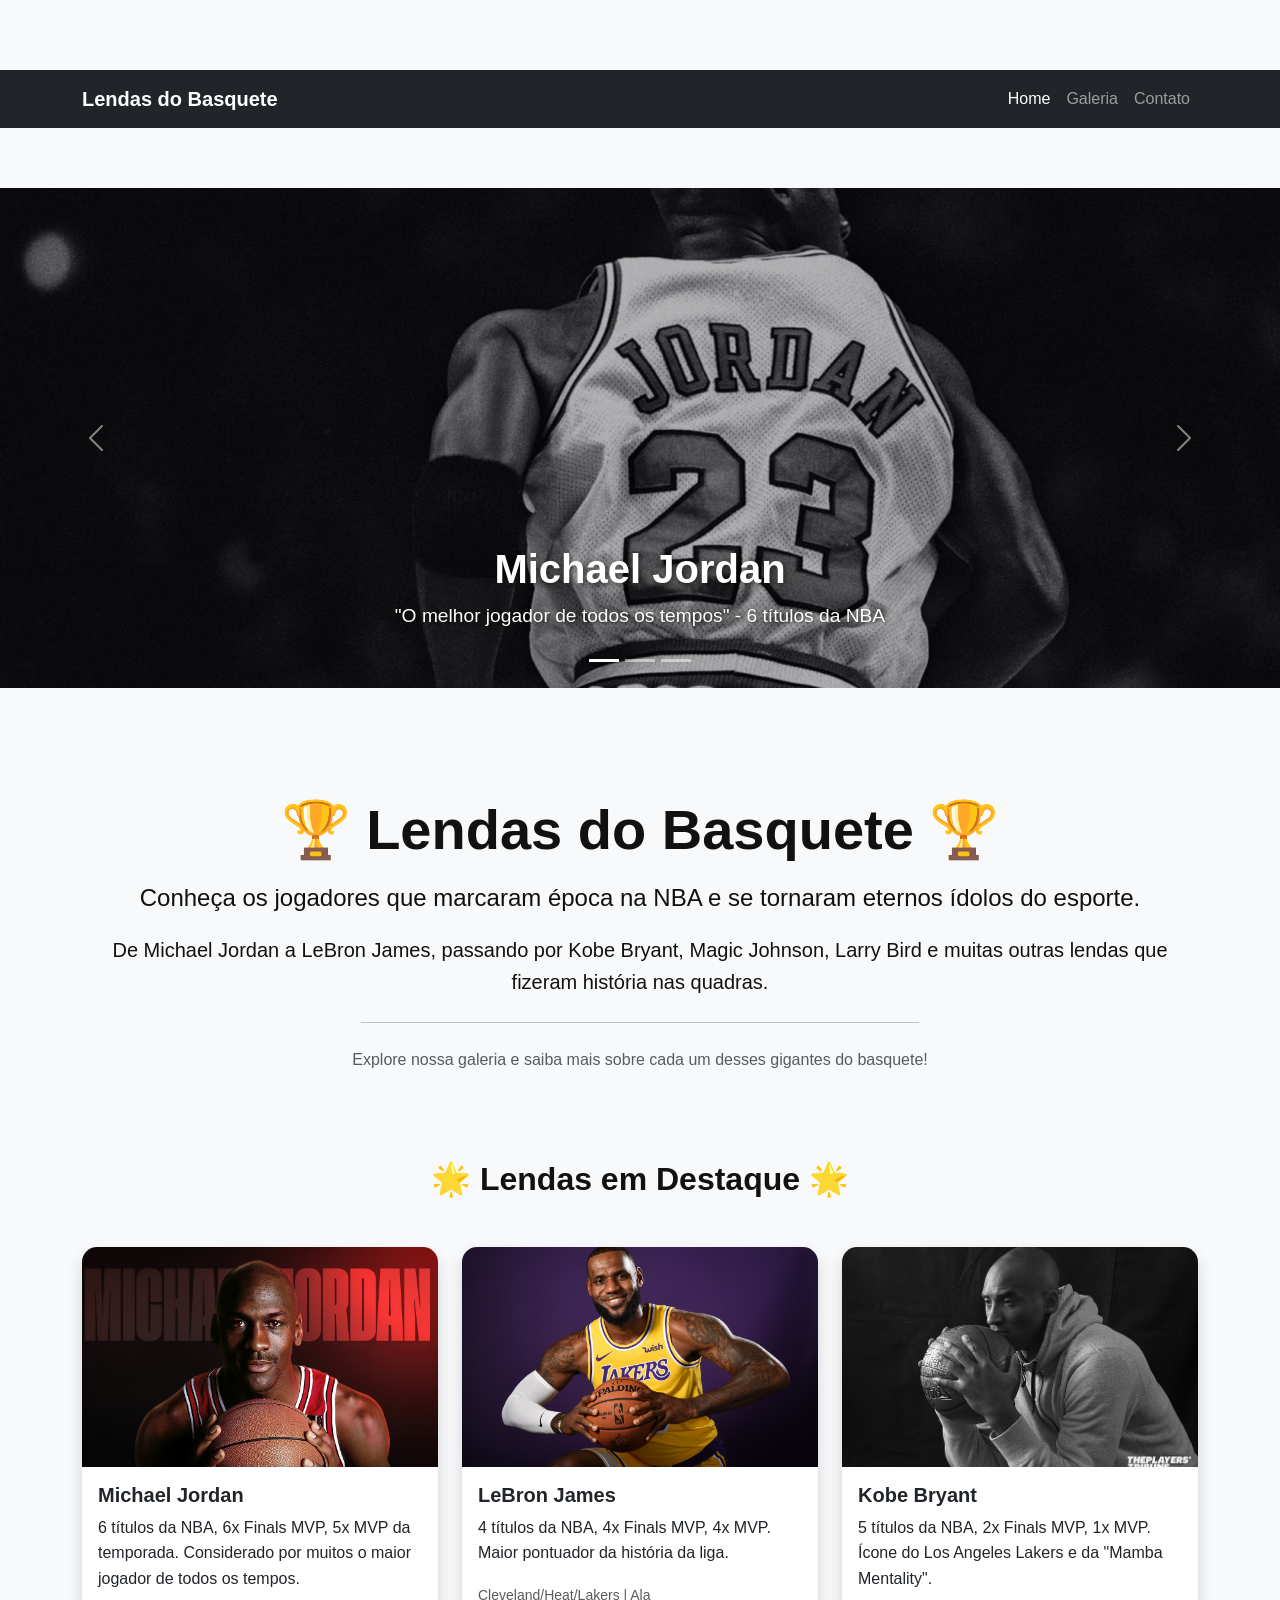
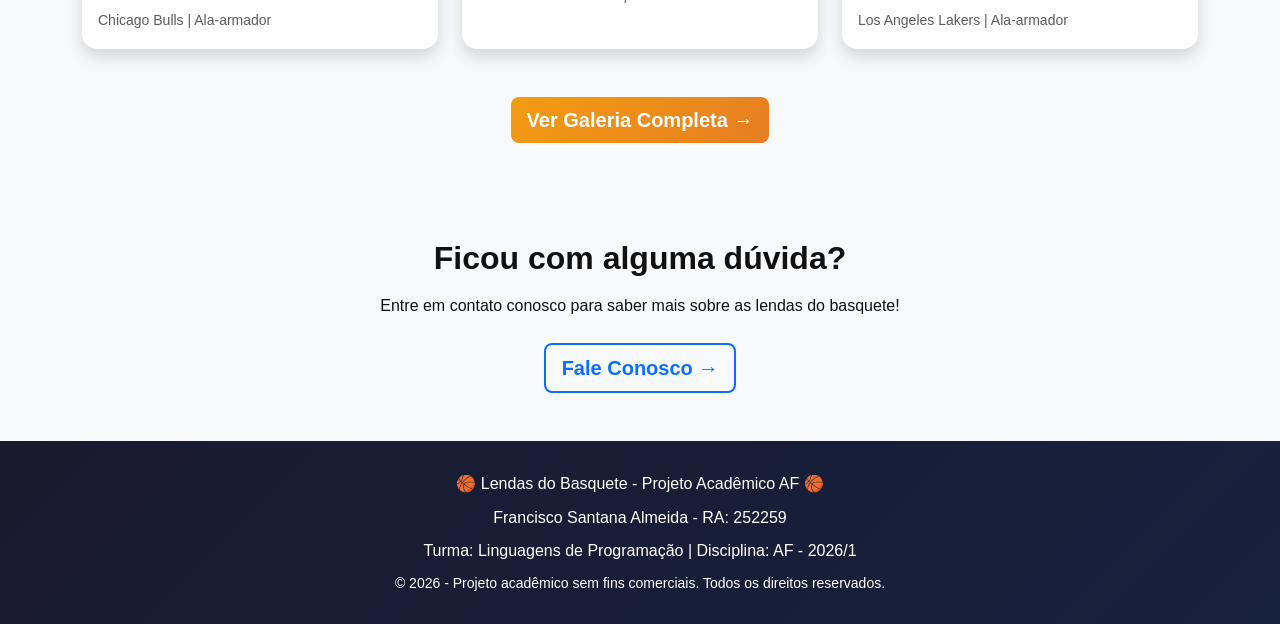
<file: projeto-af-BasqueteLendas/index.html>
<!--
AF - Avaliação Final - Linguagens de Programação
Tema do Projeto: Lendas do Basquete - Jogadores Lendários da NBA
Aluno: Francisco Santana Almeida - RA: 252259
Professor: Abimael de Oliveira
Data de entrega: 07/06
-->
<!DOCTYPE html>
<html lang="pt-br">
<head>
    <meta charset="UTF-8">
    <meta name="viewport" content="width=device-width, initial-scale=1.0">
    <title>Lendas do Basquete - Home</title>

    <!-- Bootstrap CSS -->
    <link href="https://cdn.jsdelivr.net/npm/bootstrap@5.3.3/dist/css/bootstrap.min.css" rel="stylesheet">

    <!-- CSS próprio -->
    <link rel="stylesheet" href="./css/style.css">
</head>
<body>

    <header>
        <nav class="navbar navbar-expand-lg bg-dark" data-bs-theme="dark">
            <div class="container">
                <a class="navbar-brand fw-bold" href="index.html">
                     Lendas do Basquete
                </a>
                <button class="navbar-toggler" type="button" data-bs-toggle="collapse" data-bs-target="#menuPrincipal">
                    <span class="navbar-toggler-icon"></span>
                </button>
                <div class="collapse navbar-collapse" id="menuPrincipal">
                    <ul class="navbar-nav ms-auto mb-2 mb-lg-0">
                        <li class="nav-item">
                            <a class="nav-link active" href="index.html">Home</a>
                        </li>
                        <li class="nav-item">
                            <a class="nav-link" href="galeria.html">Galeria</a>
                        </li>
                        <li class="nav-item">
                            <a class="nav-link" href="contato.html">Contato</a>
                        </li>
                    </ul>
                </div>
            </div>
        </nav>
    </header>

    <main>
        <!-- Seção do Carrossel -->
        <section class="hero">
            <div id="carrosselLendas" class="carousel slide" data-bs-ride="carousel">
                <div class="carousel-indicators">
                    <button type="button" data-bs-target="#carrosselLendas" data-bs-slide-to="0" class="active"></button>
                    <button type="button" data-bs-target="#carrosselLendas" data-bs-slide-to="1"></button>
                    <button type="button" data-bs-target="#carrosselLendas" data-bs-slide-to="2"></button>
                </div>
                <div class="carousel-inner">
                    <div class="carousel-item active">
                        <img src="./img/1722136.jpg" class="d-block w-100" alt="Michael Jordan - Lenda do Basquete">
                        <div class="carousel-caption d-none d-md-block">
                            <h2>Michael Jordan</h2>
                            <p>"O melhor jogador de todos os tempos" - 6 títulos da NBA</p>
                        </div>
                    </div>
                    <div class="carousel-item">
                        <img src="./img/wp7295259.jpg" class="d-block w-100" alt="LeBron James - O Rei da NBA">
                        <div class="carousel-caption d-none d-md-block">
                            <h2>LeBron James</h2>
                            <p>O Rei da NBA - Maior pontuador da história</p>
                        </div>
                    </div>
                    <div class="carousel-item">
                        <img src="./img/2011541.jpg" class="d-block w-100" alt="Kobe Bryant - Mamba Mentality">
                        <div class="carousel-caption d-none d-md-block">
                            <h2>Kobe Bryant</h2>
                            <p>Mamba Mentality - 5 títulos pelo Lakers</p>
                        </div>
                    </div>
                </div>
                <button class="carousel-control-prev" type="button" data-bs-target="#carrosselLendas" data-bs-slide="prev">
                    <span class="carousel-control-prev-icon"></span>
                </button>
                <button class="carousel-control-next" type="button" data-bs-target="#carrosselLendas" data-bs-slide="next">
                    <span class="carousel-control-next-icon"></span>
                </button>
            </div>
        </section>

        <!-- Seção de Apresentação -->
        <section class="apresentacao py-5">
            <div class="container text-center">
                <h1 class="display-4 fw-bold mb-3">🏆 Lendas do Basquete 🏆</h1>
                <p class="lead fs-4">Conheça os jogadores que marcaram época na NBA e se tornaram eternos ídolos do esporte.</p>
                <p class="fs-5">De Michael Jordan a LeBron James, passando por Kobe Bryant, Magic Johnson, Larry Bird e muitas outras lendas que fizeram história nas quadras.</p>
                <hr class="my-4 w-50 mx-auto">
                <p class="text-muted">Explore nossa galeria e saiba mais sobre cada um desses gigantes do basquete!</p>
            </div>
        </section>

        <!-- Seção de Destaques (Cards) -->
        <section class="destaques py-4 pb-5">
            <div class="container">
                <h2 class="text-center mb-5 fw-bold">🌟 Lendas em Destaque 🌟</h2>
                <div class="row g-4">
                    <!-- Card 1 - Michael Jordan -->
                    <div class="col-md-6 col-lg-4">
                        <div class="card h-100 shadow card-personalizado">
                            <img src="./img/michael-jordan-2560x1440-11713.jpg" class="card-img-top" alt="Michael Jordan - Chicago Bulls">
                            <div class="card-body">
                                <h3 class="card-title h5 fw-bold">Michael Jordan</h3>
                                <p class="card-text">6 títulos da NBA, 6x Finals MVP, 5x MVP da temporada. Considerado por muitos o maior jogador de todos os tempos.</p>
                                <p class="card-text"><small class="text-muted">Chicago Bulls | Ala-armador</small></p>
                            </div>
                        </div>
                    </div>
                    <!-- Card 2 - LeBron James -->
                    <div class="col-md-6 col-lg-4">
                        <div class="card h-100 shadow card-personalizado">
                            <img src="./img/lebron-james-american-basketball-player-nba-los-angeles-4928x3280-7605.jpg" class="card-img-top" alt="LeBron James - Cleveland/Lakers">
                            <div class="card-body">
                                <h3 class="card-title h5 fw-bold">LeBron James</h3>
                                <p class="card-text">4 títulos da NBA, 4x Finals MVP, 4x MVP. Maior pontuador da história da liga.</p>
                                <p class="card-text"><small class="text-muted">Cleveland/Heat/Lakers | Ala</small></p>
                            </div>
                        </div>
                    </div>
                    <!-- Card 3 - Kobe Bryant -->
                    <div class="col-md-6 col-lg-4">
                        <div class="card h-100 shadow card-personalizado">
                            <img src="./img/kobe-bryant-for-desktop-background-wallpaper-preview.jpg" class="card-img-top" alt="Kobe Bryant - Los Angeles Lakers">
                            <div class="card-body">
                                <h3 class="card-title h5 fw-bold">Kobe Bryant</h3>
                                <p class="card-text">5 títulos da NBA, 2x Finals MVP, 1x MVP. Ícone do Los Angeles Lakers e da "Mamba Mentality".</p>
                                <p class="card-text"><small class="text-muted">Los Angeles Lakers | Ala-armador</small></p>
                            </div>
                        </div>
                    </div>
                </div>
                <div class="text-center mt-5">
                    <a href="galeria.html" class="btn btn-warning btn-lg fw-bold">Ver Galeria Completa →</a>
                </div>
            </div>
        </section>

        <!-- Seção de chamada para contato -->
        <section class="chamada-contato bg-light py-5">
            <div class="container text-center">
                <h2 class="mb-3">Ficou com alguma dúvida?</h2>
                <p class="mb-4">Entre em contato conosco para saber mais sobre as lendas do basquete!</p>
                <a href="contato.html" class="btn btn-outline-primary btn-lg">Fale Conosco →</a>
            </div>
        </section>
    </main>

    <footer class="rodape">
        <div class="container text-center">
            <p class="mb-2">🏀 Lendas do Basquete - Projeto Acadêmico AF 🏀</p>
            <p class="mb-2">Francisco Santana Almeida - RA: 252259</p>
            <p class="mb-2">Turma: Linguagens de Programação | Disciplina: AF - 2026/1</p>
            <p class="mb-0 small">&copy; 2026 - Projeto acadêmico sem fins comerciais. Todos os direitos reservados.</p>
        </div>
    </footer>

    <!-- Bootstrap JS -->
    <script src="https://cdn.jsdelivr.net/npm/bootstrap@5.3.3/dist/js/bootstrap.bundle.min.js"></script>

    <!-- JS próprio -->
    <script src="./js/script.js"></script>
</body>
</html>
</file>
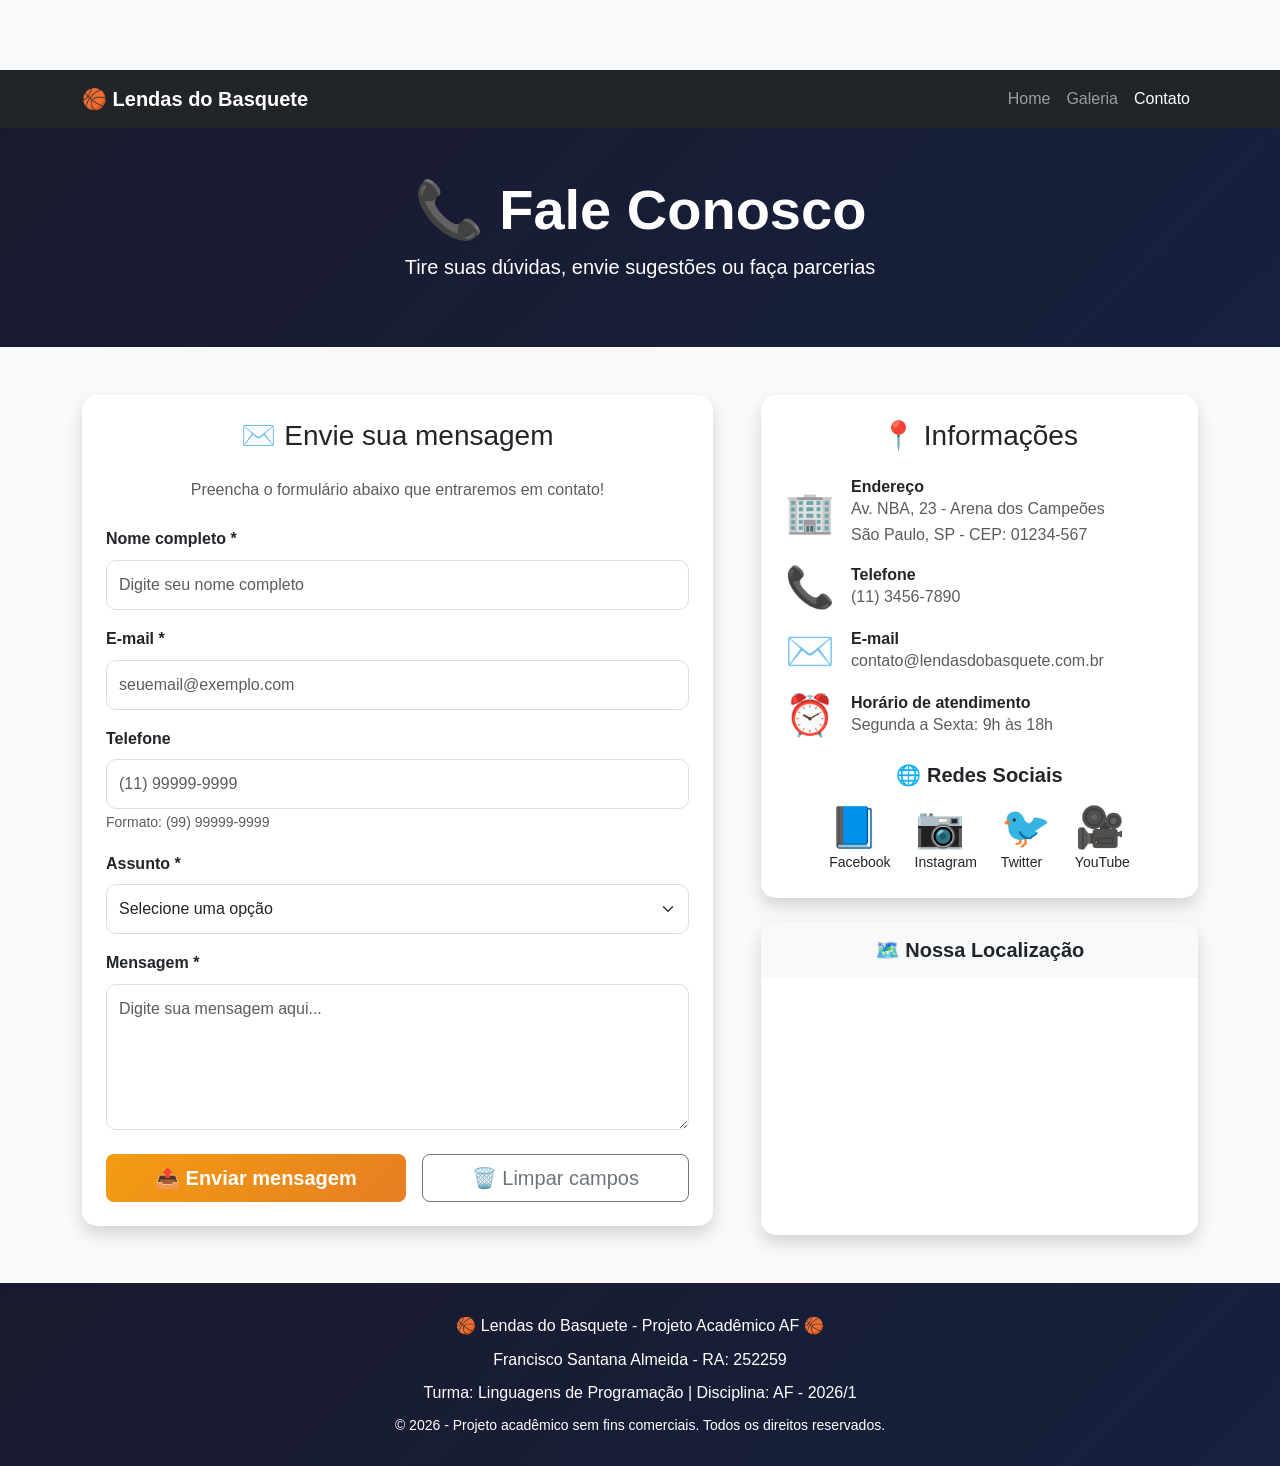
<file: projeto-af-BasqueteLendas/contato.html>
<!--
AF - Avaliação Final - Linguagens de Programação
Tema do Projeto: Lendas do Basquete - Jogadores Lendários da NBA
Aluno: Francisco Santana Almeida - RA: 252259
Professor: Abimael de Oliveira
Data de entrega: 07/06
-->
<!DOCTYPE html>
<html lang="pt-br">
<head>
    <meta charset="UTF-8">
    <meta name="viewport" content="width=device-width, initial-scale=1.0">
    <title>Lendas do Basquete - Contato</title>

    <!-- Bootstrap CSS -->
    <link href="https://cdn.jsdelivr.net/npm/bootstrap@5.3.3/dist/css/bootstrap.min.css" rel="stylesheet">

    <!-- CSS próprio -->
    <link rel="stylesheet" href="./css/style.css">
</head>
<body>

    <header>
        <nav class="navbar navbar-expand-lg bg-dark" data-bs-theme="dark">
            <div class="container">
                <a class="navbar-brand fw-bold" href="index.html">
                    🏀 Lendas do Basquete
                </a>
                <button class="navbar-toggler" type="button" data-bs-toggle="collapse" data-bs-target="#menuPrincipal">
                    <span class="navbar-toggler-icon"></span>
                </button>
                <div class="collapse navbar-collapse" id="menuPrincipal">
                    <ul class="navbar-nav ms-auto mb-2 mb-lg-0">
                        <li class="nav-item">
                            <a class="nav-link" href="index.html">Home</a>
                        </li>
                        <li class="nav-item">
                            <a class="nav-link" href="galeria.html">Galeria</a>
                        </li>
                        <li class="nav-item">
                            <a class="nav-link active" href="contato.html">Contato</a>
                        </li>
                    </ul>
                </div>
            </div>
        </nav>
    </header>

    <main>
        <!-- Título da página -->
        <section class="titulo-pagina py-5 bg-dark text-white text-center">
            <div class="container">
                <h1 class="display-4 fw-bold">📞 Fale Conosco </h1>
                <p class="lead">Tire suas dúvidas, envie sugestões ou faça parcerias</p>
            </div>
        </section>

        <!-- Área de contato (Formulário + Informações) -->
        <section class="contato py-5">
            <div class="container">
                <div class="row g-5">
                    <!-- Coluna do Formulário -->
                    <div class="col-lg-7">
                        <div class="card shadow border-0">
                            <div class="card-body p-4">
                                <h2 class="card-title h3 mb-4 text-center">✉️ Envie sua mensagem</h2>
                                <p class="text-muted text-center mb-4">Preencha o formulário abaixo que entraremos em contato!</p>
                                
                                <form id="formContato" class="form-contato" action="#" method="post">
                                    <!-- Campo Nome -->
                                    <div class="mb-3">
                                        <label for="nome" class="form-label fw-bold">Nome completo *</label>
                                        <input type="text" id="nome" name="nome" class="form-control" placeholder="Digite seu nome completo" required>
                                    </div>

                                    <!-- Campo E-mail -->
                                    <div class="mb-3">
                                        <label for="email" class="form-label fw-bold">E-mail *</label>
                                        <input type="email" id="email" name="email" class="form-control" placeholder="seuemail@exemplo.com" required>
                                    </div>

                                    <!-- Campo Telefone -->
                                    <div class="mb-3">
                                        <label for="telefone" class="form-label fw-bold">Telefone</label>
                                        <input type="tel" id="telefone" name="telefone" class="form-control" placeholder="(11) 99999-9999" pattern="\([0-9]{2}\) [0-9]{5}-[0-9]{4}">
                                        <small class="text-muted">Formato: (99) 99999-9999</small>
                                    </div>

                                    <!-- Campo Assunto (select) -->
                                    <div class="mb-3">
                                        <label for="assunto" class="form-label fw-bold">Assunto *</label>
                                        <select id="assunto" name="assunto" class="form-select" required>
                                            <option value="">Selecione uma opção</option>
                                            <option value="duvida">Dúvida sobre o site</option>
                                            <option value="sugestao">Sugestão de lenda</option>
                                            <option value="parceria">Parceria / Patrocínio</option>
                                            <option value="critica">Crítica / Elogio</option>
                                            <option value="outro">Outro assunto</option>
                                        </select>
                                    </div>

                                    <!-- Campo Mensagem -->
                                    <div class="mb-3">
                                        <label for="mensagem" class="form-label fw-bold">Mensagem *</label>
                                        <textarea id="mensagem" name="mensagem" class="form-control" rows="5" placeholder="Digite sua mensagem aqui..." required></textarea>
                                    </div>

                                    <!-- Botões -->
                                    <div class="d-flex gap-3 mt-4">
                                        <button type="submit" class="btn btn-warning btn-lg flex-grow-1 fw-bold">📤 Enviar mensagem</button>
                                        <button type="reset" class="btn btn-outline-secondary btn-lg flex-grow-1">🗑️ Limpar campos</button>
                                    </div>
                                </form>
                            </div>
                        </div>
                    </div>

                    <!-- Coluna das Informações de Contato -->
                    <div class="col-lg-5">
                        <!-- Informações de contato -->
                        <div class="card shadow border-0 mb-4">
                            <div class="card-body p-4">
                                <h2 class="card-title h3 mb-4 text-center">📍 Informações</h2>
                                
                                <div class="mb-4">
                                    <div class="d-flex align-items-center mb-3">
                                        <span class="display-6 me-3">🏢</span>
                                        <div>
                                            <h3 class="h6 fw-bold mb-0">Endereço</h3>
                                            <p class="mb-0 text-muted">Av. NBA, 23 - Arena dos Campeões<br>São Paulo, SP - CEP: 01234-567</p>
                                        </div>
                                    </div>
                                    
                                    <div class="d-flex align-items-center mb-3">
                                        <span class="display-6 me-3">📞</span>
                                        <div>
                                            <h3 class="h6 fw-bold mb-0">Telefone</h3>
                                            <p class="mb-0 text-muted">(11) 3456-7890</p>
                                        </div>
                                    </div>
                                    
                                    <div class="d-flex align-items-center mb-3">
                                        <span class="display-6 me-3">✉️</span>
                                        <div>
                                            <h3 class="h6 fw-bold mb-0">E-mail</h3>
                                            <p class="mb-0 text-muted">contato@lendasdobasquete.com.br</p>
                                        </div>
                                    </div>
                                    
                                    <div class="d-flex align-items-center">
                                        <span class="display-6 me-3">⏰</span>
                                        <div>
                                            <h3 class="h6 fw-bold mb-0">Horário de atendimento</h3>
                                            <p class="mb-0 text-muted">Segunda a Sexta: 9h às 18h</p>
                                        </div>
                                    </div>
                                </div>

                                <!-- Redes sociais fictícias -->
                                <h3 class="h5 fw-bold mb-3 text-center">🌐 Redes Sociais</h3>
                                <div class="d-flex justify-content-center gap-4">
                                    <a href="#" class="text-decoration-none text-dark">
                                        <span class="display-6">📘</span>
                                        <small class="d-block">Facebook</small>
                                    </a>
                                    <a href="#" class="text-decoration-none text-dark">
                                        <span class="display-6">📷</span>
                                        <small class="d-block">Instagram</small>
                                    </a>
                                    <a href="#" class="text-decoration-none text-dark">
                                        <span class="display-6">🐦</span>
                                        <small class="d-block">Twitter</small>
                                    </a>
                                    <a href="#" class="text-decoration-none text-dark">
                                        <span class="display-6">🎥</span>
                                        <small class="d-block">YouTube</small>
                                    </a>
                                </div>
                            </div>
                        </div>

                        <!-- Mapa incorporado (iframe) -->
                        <div class="card shadow border-0">
                            <div class="card-body p-0">
                                <h3 class="h5 fw-bold p-3 mb-0 bg-light text-center">🗺️ Nossa Localização</h3>
                                <iframe 
                                    src="https://www.google.com/maps/embed?pb=!1m18!1m12!1m3!1d3657.091562578777!2d-46.65541102452177!3d-23.56131296159859!2m3!1f0!2f0!3f0!3m2!1i1024!2i768!4f13.1!3m3!1m2!1s0x94ce59c8da0aa315%3A0xd59f9431f2c9776a!2sAv.%20Paulista%2C%20S%C3%A3o%20Paulo%20-%20SP!5e0!3m2!1spt-BR!2sbr!4v1700000000000!5m2!1spt-BR!2sbr" 
                                    width="100%" 
                                    height="250" 
                                    style="border:0; border-radius: 0 0 10px 10px;" 
                                    allowfullscreen="" 
                                    loading="lazy"
                                    title="Mapa de localização da NBA Store">
                                </iframe>
                            </div>
                        </div>
                    </div>
                </div>
            </div>
        </section>
    </main>

    <footer class="rodape">
        <div class="container text-center">
            <p class="mb-2">🏀 Lendas do Basquete - Projeto Acadêmico AF 🏀</p>
            <p class="mb-2">Francisco Santana Almeida - RA: 252259</p>
            <p class="mb-2">Turma: Linguagens de Programação | Disciplina: AF - 2026/1</p>
            <p class="mb-0 small">&copy; 2026 - Projeto acadêmico sem fins comerciais. Todos os direitos reservados.</p>
        </div>
    </footer>

    <!-- Botão Voltar ao Topo -->
    <button id="btnTopo" class="btn-topo" title="Voltar ao topo">↑</button>

    <!-- Bootstrap JS -->
    <script src="https://cdn.jsdelivr.net/npm/bootstrap@5.3.3/dist/js/bootstrap.bundle.min.js"></script>

    <!-- JS próprio -->
    <script src="./js/script.js"></script>
</body>
</html>
</file>
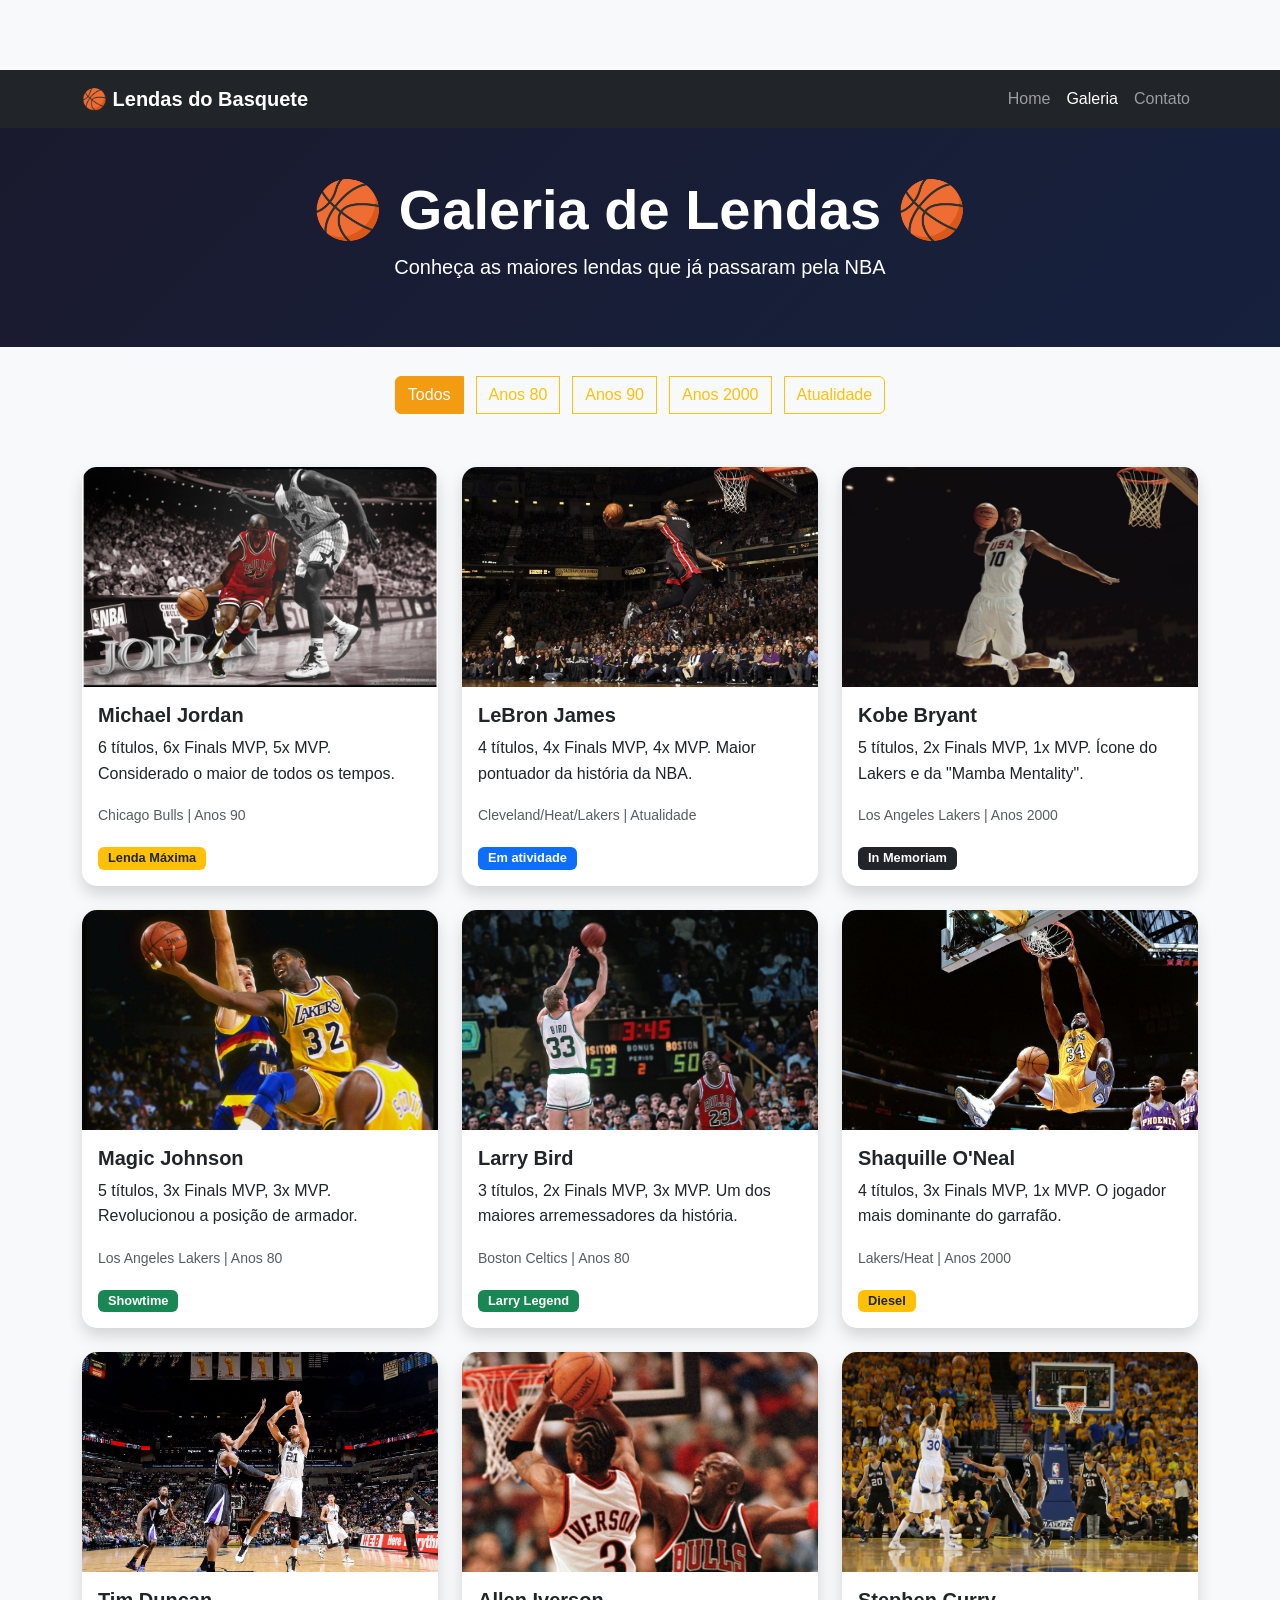
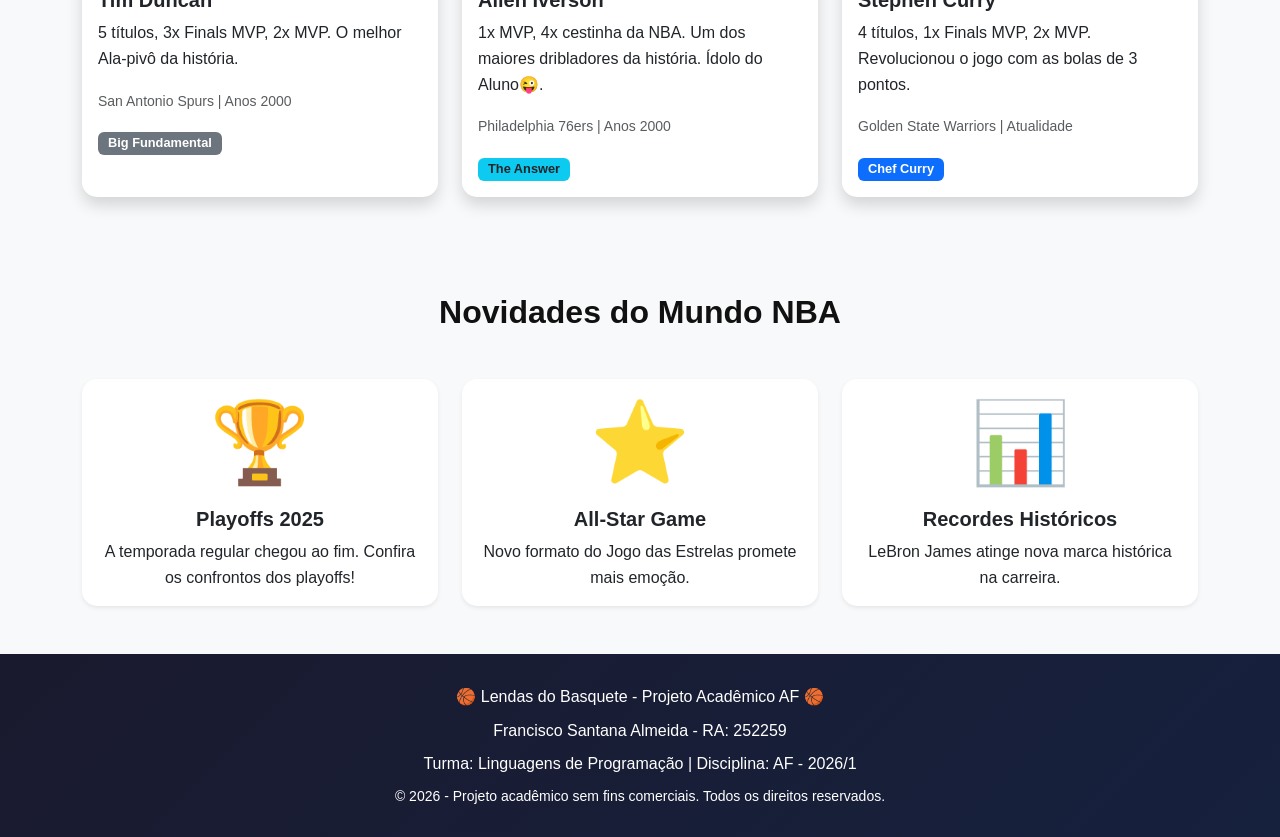
<file: projeto-af-BasqueteLendas/galeria.html>
<!--
AF - Avaliação Final - Linguagens de Programação
Tema do Projeto: Lendas do Basquete - Jogadores Lendários da NBA
Aluno: Francisco Santana Almeida - RA: 252259
Professor: Abimael de Oliveira
Data de entrega: 07/06
-->
<!DOCTYPE html>
<html lang="pt-br">
<head>
    <meta charset="UTF-8">
    <meta name="viewport" content="width=device-width, initial-scale=1.0">
    <title>Lendas do Basquete - Galeria</title>

    <!-- Bootstrap CSS -->
    <link href="https://cdn.jsdelivr.net/npm/bootstrap@5.3.3/dist/css/bootstrap.min.css" rel="stylesheet">

    <!-- CSS próprio -->
    <link rel="stylesheet" href="./css/style.css">
</head>
<body>

    <header>
        <nav class="navbar navbar-expand-lg bg-dark" data-bs-theme="dark">
            <div class="container">
                <a class="navbar-brand fw-bold" href="index.html">
                    🏀 Lendas do Basquete
                </a>
                <button class="navbar-toggler" type="button" data-bs-toggle="collapse" data-bs-target="#menuPrincipal">
                    <span class="navbar-toggler-icon"></span>
                </button>
                <div class="collapse navbar-collapse" id="menuPrincipal">
                    <ul class="navbar-nav ms-auto mb-2 mb-lg-0">
                        <li class="nav-item">
                            <a class="nav-link" href="index.html">Home</a>
                        </li>
                        <li class="nav-item">
                            <a class="nav-link active" href="galeria.html">Galeria</a>
                        </li>
                        <li class="nav-item">
                            <a class="nav-link" href="contato.html">Contato</a>
                        </li>
                    </ul>
                </div>
            </div>
        </nav>
    </header>

    <main>
        <!-- Título da página -->
        <section class="titulo-pagina py-5 bg-dark text-white text-center">
            <div class="container">
                <h1 class="display-4 fw-bold">🏀 Galeria de Lendas 🏀</h1>
                <p class="lead">Conheça as maiores lendas que já passaram pela NBA</p>
            </div>
        </section>

        <!-- Filtros / Categorias visuais -->
        <section class="filtros py-4">
            <div class="container">
                <div class="row justify-content-center">
                    <div class="col-12 text-center">
                        <div class="btn-group flex-wrap gap-2 justify-content-center" role="group">
                            <button class="btn btn-outline-warning btn-filtro active" data-filtro="todos">Todos</button>
                            <button class="btn btn-outline-warning btn-filtro" data-filtro="anos80">Anos 80</button>
                            <button class="btn btn-outline-warning btn-filtro" data-filtro="anos90">Anos 90</button>
                            <button class="btn btn-outline-warning btn-filtro" data-filtro="anos2000">Anos 2000</button>
                            <button class="btn btn-outline-warning btn-filtro" data-filtro="atual">Atualidade</button>
                        </div>
                    </div>
                </div>
            </div>
        </section>

        <!-- Galeria de Cards -->
        <section class="galeria py-4 pb-5">
            <div class="container">
                <div class="row g-4" id="containerCards">
                    <!-- Card 1 - Michael Jordan (Anos 90) -->
                    <article class="col-md-6 col-lg-4 card-item" data-categoria="anos90">
                        <div class="card h-100 shadow card-galeria">
                            <img src="./img/3019657.jpg" class="card-img-top" alt="Michael Jordan - Chicago Bulls">
                            <div class="card-body">
                                <h2 class="card-title h5 fw-bold">Michael Jordan</h2>
                                <p class="card-text">6 títulos, 6x Finals MVP, 5x MVP. Considerado o maior de todos os tempos.</p>
                                <p class="card-text"><small class="text-muted">Chicago Bulls | Anos 90</small></p>
                                <span class="badge bg-warning text-dark">Lenda Máxima</span>
                            </div>
                        </div>
                    </article>

                    <!-- Card 2 - LeBron James (Atual) -->
                    <article class="col-md-6 col-lg-4 card-item" data-categoria="atual">
                        <div class="card h-100 shadow card-galeria">
                            <img src="./img/lebron-james-nba-miami-heat-jersey-6-basketball-slam-dunk-xpqpb1pb8ztn7xxw.jpg" class="card-img-top" alt="LeBron James - Los Angeles Lakers">
                            <div class="card-body">
                                <h2 class="card-title h5 fw-bold">LeBron James</h2>
                                <p class="card-text">4 títulos, 4x Finals MVP, 4x MVP. Maior pontuador da história da NBA.</p>
                                <p class="card-text"><small class="text-muted">Cleveland/Heat/Lakers | Atualidade</small></p>
                                <span class="badge bg-primary">Em atividade</span>
                            </div>
                        </div>
                    </article>

                    <!-- Card 3 - Kobe Bryant (Anos 2000) -->
                    <article class="col-md-6 col-lg-4 card-item" data-categoria="anos2000">
                        <div class="card h-100 shadow card-galeria">
                            <img src="./img/kobe-bryant-4k-dnz6nzootzly9sgn.jpg" class="card-img-top" alt="Kobe Bryant - Los Angeles Lakers">
                            <div class="card-body">
                                <h2 class="card-title h5 fw-bold">Kobe Bryant</h2>
                                <p class="card-text">5 títulos, 2x Finals MVP, 1x MVP. Ícone do Lakers e da "Mamba Mentality".</p>
                                <p class="card-text"><small class="text-muted">Los Angeles Lakers | Anos 2000</small></p>
                                <span class="badge bg-dark">In Memoriam</span>
                            </div>
                        </div>
                    </article>

                    <!-- Card 4 - Magic Johnson (Anos 80) -->
                    <article class="col-md-6 col-lg-4 card-item" data-categoria="anos80">
                        <div class="card h-100 shadow card-galeria">
                            <img src="./img/1428699.jpg" class="card-img-top" alt="Magic Johnson - Los Angeles Lakers">
                            <div class="card-body">
                                <h2 class="card-title h5 fw-bold">Magic Johnson</h2>
                                <p class="card-text">5 títulos, 3x Finals MVP, 3x MVP. Revolucionou a posição de armador.</p>
                                <p class="card-text"><small class="text-muted">Los Angeles Lakers | Anos 80</small></p>
                                <span class="badge bg-success">Showtime</span>
                            </div>
                        </div>
                    </article>

                    <!-- Card 5 - Larry Bird (Anos 80) -->
                    <article class="col-md-6 col-lg-4 card-item" data-categoria="anos80">
                        <div class="card h-100 shadow card-galeria">
                            <img src="./img/897280-1920x1080-desktop-full-hd-larry-bird-background-image.jpg" class="card-img-top" alt="Larry Bird - Boston Celtics">
                            <div class="card-body">
                                <h2 class="card-title h5 fw-bold">Larry Bird</h2>
                                <p class="card-text">3 títulos, 2x Finals MVP, 3x MVP. Um dos maiores arremessadores da história.</p>
                                <p class="card-text"><small class="text-muted">Boston Celtics | Anos 80</small></p>
                                <span class="badge bg-success">Larry Legend</span>
                            </div>
                        </div>
                    </article>

                    <!-- Card 6 - Shaquille O'Neal (Anos 2000) -->
                    <article class="col-md-6 col-lg-4 card-item" data-categoria="anos2000">
                        <div class="card h-100 shadow card-galeria">
                            <img src="./img/1350884.jpg" class="card-img-top" alt="Shaquille O'Neal - Los Angeles Lakers">
                            <div class="card-body">
                                <h2 class="card-title h5 fw-bold">Shaquille O'Neal</h2>
                                <p class="card-text">4 títulos, 3x Finals MVP, 1x MVP. O jogador mais dominante do garrafão.</p>
                                <p class="card-text"><small class="text-muted">Lakers/Heat | Anos 2000</small></p>
                                <span class="badge bg-warning text-dark">Diesel</span>
                            </div>
                        </div>
                    </article>

                    <!-- Card 7 - Tim Duncan (Anos 2000) -->
                    <article class="col-md-6 col-lg-4 card-item" data-categoria="anos2000">
                        <div class="card h-100 shadow card-galeria">
                            <img src="./img/CnGgFmzUMAAr79p.jpg" class="card-img-top" alt="Tim Duncan - San Antonio Spurs">
                            <div class="card-body">
                                <h2 class="card-title h5 fw-bold">Tim Duncan</h2>
                                <p class="card-text">5 títulos, 3x Finals MVP, 2x MVP. O melhor Ala-pivô da história.</p>
                                <p class="card-text"><small class="text-muted">San Antonio Spurs | Anos 2000</small></p>
                                <span class="badge bg-secondary">Big Fundamental</span>
                            </div>
                        </div>
                    </article>

                    <!-- Card 8 - Allen Iverson (Anos 2000) -->
                    <article class="col-md-6 col-lg-4 card-item" data-categoria="anos2000">
                        <div class="card h-100 shadow card-galeria">
                            <img src="./img/allen-iverson-vs-michael-jordan-u30ko63lofdy8r0z.jpg" class="card-img-top" alt="Allen Iverson - Philadelphia 76ers">
                            <div class="card-body">
                                <h2 class="card-title h5 fw-bold">Allen Iverson</h2>
                                <p class="card-text">1x MVP, 4x cestinha da NBA. Um dos maiores dribladores da história. Ídolo do Aluno😜.</p>
                                <p class="card-text"><small class="text-muted">Philadelphia 76ers | Anos 2000</small></p>
                                <span class="badge bg-info text-dark">The Answer</span>
                            </div>
                        </div>
                    </article>

                    <!-- Card 9 - Stephen Curry (Atual) -->
                    <article class="col-md-6 col-lg-4 card-item" data-categoria="atual">
                        <div class="card h-100 shadow card-galeria">
                            <img src="./img/7409195.jpg" class="card-img-top" alt="Stephen Curry - Golden State Warriors">
                            <div class="card-body">
                                <h2 class="card-title h5 fw-bold">Stephen Curry</h2>
                                <p class="card-text">4 títulos, 1x Finals MVP, 2x MVP. Revolucionou o jogo com as bolas de 3 pontos.</p>
                                <p class="card-text"><small class="text-muted">Golden State Warriors | Atualidade</small></p>
                                <span class="badge bg-primary">Chef Curry</span>
                            </div>
                        </div>
                    </article>
                </div>
            </div>
        </section>

        <!-- Seção de Novidades -->
        <section class="novidades py-5 bg-light">
            <div class="container">
                <h2 class="text-center mb-5 fw-bold"> Novidades do Mundo NBA </h2>
                <div class="row g-4">
                    <div class="col-md-4">
                        <div class="card h-100 border-0 shadow-sm">
                            <div class="card-body text-center">
                                <span class="display-1">🏆</span>
                                <h3 class="h5 mt-3 fw-bold">Playoffs 2025</h3>
                                <p class="card-text">A temporada regular chegou ao fim. Confira os confrontos dos playoffs!</p>
                            </div>
                        </div>
                    </div>
                    <div class="col-md-4">
                        <div class="card h-100 border-0 shadow-sm">
                            <div class="card-body text-center">
                                <span class="display-1">⭐</span>
                                <h3 class="h5 mt-3 fw-bold">All-Star Game</h3>
                                <p class="card-text">Novo formato do Jogo das Estrelas promete mais emoção.</p>
                            </div>
                        </div>
                    </div>
                    <div class="col-md-4">
                        <div class="card h-100 border-0 shadow-sm">
                            <div class="card-body text-center">
                                <span class="display-1">📊</span>
                                <h3 class="h5 mt-3 fw-bold">Recordes Históricos</h3>
                                <p class="card-text">LeBron James atinge nova marca histórica na carreira.</p>
                            </div>
                        </div>
                    </div>
                </div>
            </div>
        </section>
    </main>

    <footer class="rodape">
        <div class="container text-center">
            <p class="mb-2">🏀 Lendas do Basquete - Projeto Acadêmico AF 🏀</p>
            <p class="mb-2">Francisco Santana Almeida - RA: 252259</p>
            <p class="mb-2">Turma: Linguagens de Programação | Disciplina: AF - 2026/1</p>
            <p class="mb-0 small">&copy; 2026 - Projeto acadêmico sem fins comerciais. Todos os direitos reservados.</p>
        </div>
    </footer>

    <!-- Botão Voltar ao Topo -->
    <button id="btnTopo" class="btn-topo" title="Voltar ao topo">↑</button>

    <!-- Bootstrap JS -->
    <script src="https://cdn.jsdelivr.net/npm/bootstrap@5.3.3/dist/js/bootstrap.bundle.min.js"></script>

    <!-- JS próprio -->
    <script src="./js/script.js"></script>
</body>
</html>
</file>
<file: projeto-af-BasqueteLendas/css/style.css>
/*
AF - Avaliação Final - Linguagens de Programação
Tema do Projeto: Lendas do Basquete - Jogadores Lendários da NBA
Aluno: Francisco Santana Almeida - RA: 252259
Professor: Abimael de Oliveira
Data de entrega: 07/06
*/

/* ===== VARIÁVEIS ===== */
:root {
    --cor-primaria: #0d6efd;
    --cor-secundaria: #212529;
    --cor-dourada: #f39c12;
    --cor-laranja: #e67e22;
    --cor-clara: #f8f9fa;
    --cor-escura: #111;
    --sombra-padrao: 0 5px 15px rgba(0,0,0,0.1);
    --sombra-hover: 0 10px 25px rgba(0,0,0,0.2);
    --transicao-padrao: all 0.3s ease;
}

* {
    margin: 0;
    padding: 0;
    box-sizing: border-box;
}

body {
    font-family: 'Segoe UI', Tahoma, Geneva, Verdana, sans-serif;
    background-color: var(--cor-clara);
    color: var(--cor-escura);
    line-height: 1.6;
    padding-top: 70px;
}

img {
    max-width: 100%;
    display: block;
}

h1, h2, h3, h4, h5, h6 {
    font-weight: 700;
}

section {
    padding: 60px 0;
}

/* ===== BOTÃO VOLTAR AO TOPO ===== */
.btn-topo {
    position: fixed;
    bottom: 30px;
    right: 30px;
    width: 50px;
    height: 50px;
    border-radius: 50%;
    background: linear-gradient(135deg, var(--cor-dourada), var(--cor-laranja));
    color: white;
    border: none;
    font-size: 24px;
    font-weight: bold;
    cursor: pointer;
    opacity: 0;
    visibility: hidden;
    transition: var(--transicao-padrao);
    box-shadow: var(--sombra-padrao);
    z-index: 1000;
}

.btn-topo.mostrar {
    opacity: 1;
    visibility: visible;
}

.btn-topo:hover {
    transform: translateY(-5px);
    box-shadow: var(--sombra-hover);
}

/* ===== CARDS PADRÃO ===== */
.card {
    border: none;
    border-radius: 15px;
    overflow: hidden;
    transition: var(--transicao-padrao);
}

.card:hover {
    transform: translateY(-8px);
    box-shadow: var(--sombra-hover);
}

.card-img-top {
    height: 220px;
    object-fit: cover;
    transition: transform 0.4s ease;
}

.card:hover .card-img-top {
    transform: scale(1.05);
}

/* ===== CARROSSEL ===== */
.carousel-item img {
    filter: brightness(0.7);
    height: 500px;
    object-fit: cover;
}

.carousel-caption h2 {
    font-size: 2.5rem;
    font-weight: bold;
    text-shadow: 2px 2px 5px rgba(0,0,0,0.5);
}

.carousel-caption p {
    font-size: 1.2rem;
    text-shadow: 1px 1px 3px rgba(0,0,0,0.5);
}

/* ===== BOTÕES ===== */
.btn-warning {
    background: linear-gradient(135deg, var(--cor-dourada), var(--cor-laranja));
    border: none;
    color: white;
    font-weight: bold;
    transition: var(--transicao-padrao);
}

.btn-warning:hover {
    transform: scale(1.05);
    background: linear-gradient(135deg, var(--cor-laranja), var(--cor-dourada));
    color: white;
}

.btn-outline-primary {
    border: 2px solid var(--cor-primaria);
    font-weight: bold;
    transition: var(--transicao-padrao);
}

.btn-outline-primary:hover {
    transform: scale(1.05);
    background-color: var(--cor-primaria);
    color: white;
}

/* ===== BOTÕES DE FILTRO ===== */
.btn-filtro {
    transition: var(--transicao-padrao);
    margin: 5px;
}

.btn-filtro.active {
    background-color: var(--cor-dourada);
    border-color: var(--cor-dourada);
    color: white;
}

.btn-filtro:hover {
    transform: translateY(-2px);
}

/* ===== RODAPÉ ===== */
.rodape {
    background: linear-gradient(135deg, #1a1a2e, #16213e);
    color: white;
    text-align: center;
    padding: 30px 15px;
    margin-top: auto;
}

.rodape p {
    margin-bottom: 8px;
}

/* ===== TÍTULO DAS PÁGINAS ===== */
.titulo-pagina {
    background: linear-gradient(135deg, #1a1a2e, #16213e);
    margin-bottom: 0;
}

/* ===== ANIMAÇÃO ===== */
@keyframes fadeInUp {
    from {
        opacity: 0;
        transform: translateY(30px);
    }
    to {
        opacity: 1;
        transform: translateY(0);
    }
}

.card-item {
    animation: fadeInUp 0.5s ease forwards;
}

/* ===== RESPONSIVIDADE ===== */
@media (max-width: 768px) {
    body {
        padding-top: 60px;
    }
    
    section {
        padding: 40px 0;
    }
    
    .carousel-item img {
        height: 300px;
    }
    
    .carousel-caption h2 {
        font-size: 1.5rem;
    }
    
    .carousel-caption p {
        font-size: 0.9rem;
    }
    
    .btn-topo {
        width: 40px;
        height: 40px;
        font-size: 18px;
        bottom: 20px;
        right: 20px;
    }
    
    .display-4 {
        font-size: 2rem;
    }
}

@media (max-width: 576px) {
    .carousel-item img {
        height: 220px;
    }
    
    .carousel-caption h2 {
        font-size: 1.2rem;
    }
    
    .carousel-caption p {
        font-size: 0.8rem;
    }
    
    .btn-filtro {
        font-size: 0.8rem;
        padding: 5px 10px;
    }
}

/* ===== FLEXBOX ===== */
.d-flex {
    display: flex;
}

.flex-wrap {
    flex-wrap: wrap;
}

.gap-3 {
    gap: 1rem;
}

.justify-content-center {
    justify-content: center;
}

.align-items-center {
    align-items: center;
}

/* ===== FORMULÁRIO ===== */
.form-contato .form-control,
.form-contato .form-select {
    border-radius: 10px;
    padding: 12px;
    border: 1px solid #ddd;
    transition: var(--transicao-padrao);
}

.form-contato .form-control:focus,
.form-contato .form-select:focus {
    border-color: var(--cor-dourada);
    box-shadow: 0 0 0 0.2rem rgba(243, 156, 18, 0.25);
}

/* ===== CARD DA GALERIA ===== */
.card-galeria {
    cursor: pointer;
}

.card-galeria .badge {
    font-size: 0.8rem;
    padding: 5px 10px;
}

.navbar-toggler {
    border: none !important;
}

.navbar-toggler:focus {
    box-shadow: none !important;
    outline: none !important;
}
</file>
